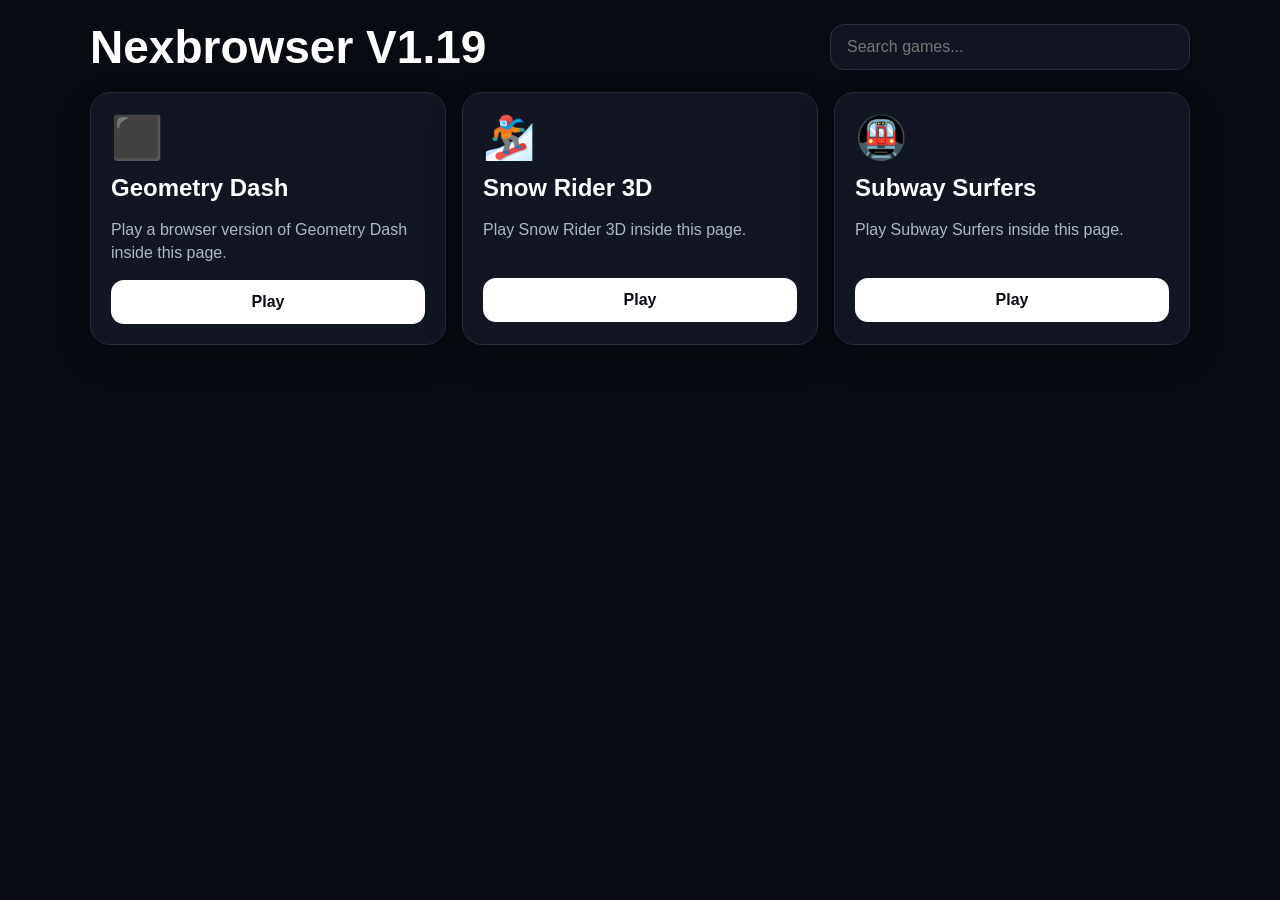
<file: games.html>
<!doctype html>
<html lang="en">
<head>
<meta charset="utf-8">
<meta name="viewport" content="width=device-width,initial-scale=1">
<title>Nexbrowser V1.19</title>
<style>
*{box-sizing:border-box}
html,body{margin:0;min-height:100%;font-family:Arial,Helvetica,sans-serif;background:#080b12;color:#fff}
body{padding:20px}
.wrap{max-width:1100px;margin:auto}
header{display:flex;gap:12px;align-items:center;justify-content:space-between;flex-wrap:wrap;margin-bottom:18px}
h1{margin:0;font-size:clamp(28px,6vw,46px)}
.search{width:min(100%,360px);padding:13px 16px;border:1px solid #2a3140;border-radius:14px;background:#111622;color:#fff;font-size:16px;outline:0}
.games{display:grid;grid-template-columns:repeat(auto-fit,minmax(220px,1fr));gap:16px}
.game-card{background:#111622;border:1px solid #252d3b;border-radius:20px;padding:20px;box-shadow:0 12px 35px #0005}
.game-icon{font-size:42px}
.game-card h2{margin:12px 0 7px}
.game-card p{color:#aeb7c7;min-height:44px;line-height:1.45}
.play{width:100%;border:0;border-radius:13px;padding:13px;background:#fff;color:#080b12;font-weight:800;font-size:16px;cursor:pointer}
.play:active{transform:scale(.98)}
#gameScreen{display:none;position:fixed;inset:0;background:#000;z-index:20}
.gamebar{height:62px;padding:10px 14px;display:flex;align-items:center;justify-content:space-between;background:#0d111a;border-bottom:1px solid #252d3b}
.gamebar strong{font-size:16px}
.close{border:0;border-radius:10px;padding:9px 13px;background:#252d3b;color:#fff;font-weight:700}
#frame{display:block;width:100%;height:calc(100dvh - 62px);border:0;background:#000}
@media(max-width:600px){body{padding:14px}.games{grid-template-columns:1fr}.game-card{padding:18px}}
</style>
</head>
<body>
<div class="wrap">
<header>
<h1>Nexbrowser V1.19</h1>
<input id="search" class="search" type="search" placeholder="Search games..." autocomplete="off">
</header>

<div class="games" id="games">
<div class="game-card" data-name="geometry dash geometrydash">
<div class="game-icon">⬛</div>
<h2>Geometry Dash</h2>
<p>Play a browser version of Geometry Dash inside this page.</p>
<button class="play" onclick="playGame('⬛ Geometry Dash','https://geometrydash-online.github.io/')">Play</button>
</div>

<div class="game-card" data-name="snow rider snow rider 3d">
<div class="game-icon">🏂</div>
<h2>Snow Rider 3D</h2>
<p>Play Snow Rider 3D inside this page.</p>
<button class="play" onclick="playGame('🏂 Snow Rider 3D','https://snow-rider.gitlab.io/')">Play</button>
</div>

<div class="game-card" data-name="subway surfers subway surfer">
<div class="game-icon">🚇</div>
<h2>Subway Surfers</h2>
<p>Play Subway Surfers inside this page.</p>
<button class="play" onclick="playGame('🚇 Subway Surfers','https://www.madkidgames.com/full/subway-surfers')">Play</button>
</div>

</div>
</div>

<div id="gameScreen">
<div class="gamebar">
<strong id="gameTitle">Game</strong>
<button class="close" onclick="closeGame()">Close</button>
</div>
<iframe id="frame" title="Game" allow="fullscreen; autoplay; gamepad" allowfullscreen scrolling="no"></iframe>
</div>

<script>
const search=document.getElementById('search');
search.addEventListener('input',()=>{
 const q=search.value.toLowerCase().trim();
 document.querySelectorAll('.game-card').forEach(card=>{
  card.style.display=card.dataset.name.includes(q)?'block':'none';
 });
});
const screen=document.getElementById('gameScreen');
const frame=document.getElementById('frame');
const title=document.getElementById('gameTitle');
function playGame(name,url){
 title.textContent=name;
 screen.style.display='block';
 document.body.style.overflow='hidden';
 frame.src=url;
}
function closeGame(){
 frame.src='about:blank';
 screen.style.display='none';
 document.body.style.overflow='';
}
</script>
</body>
</html>
</file>
